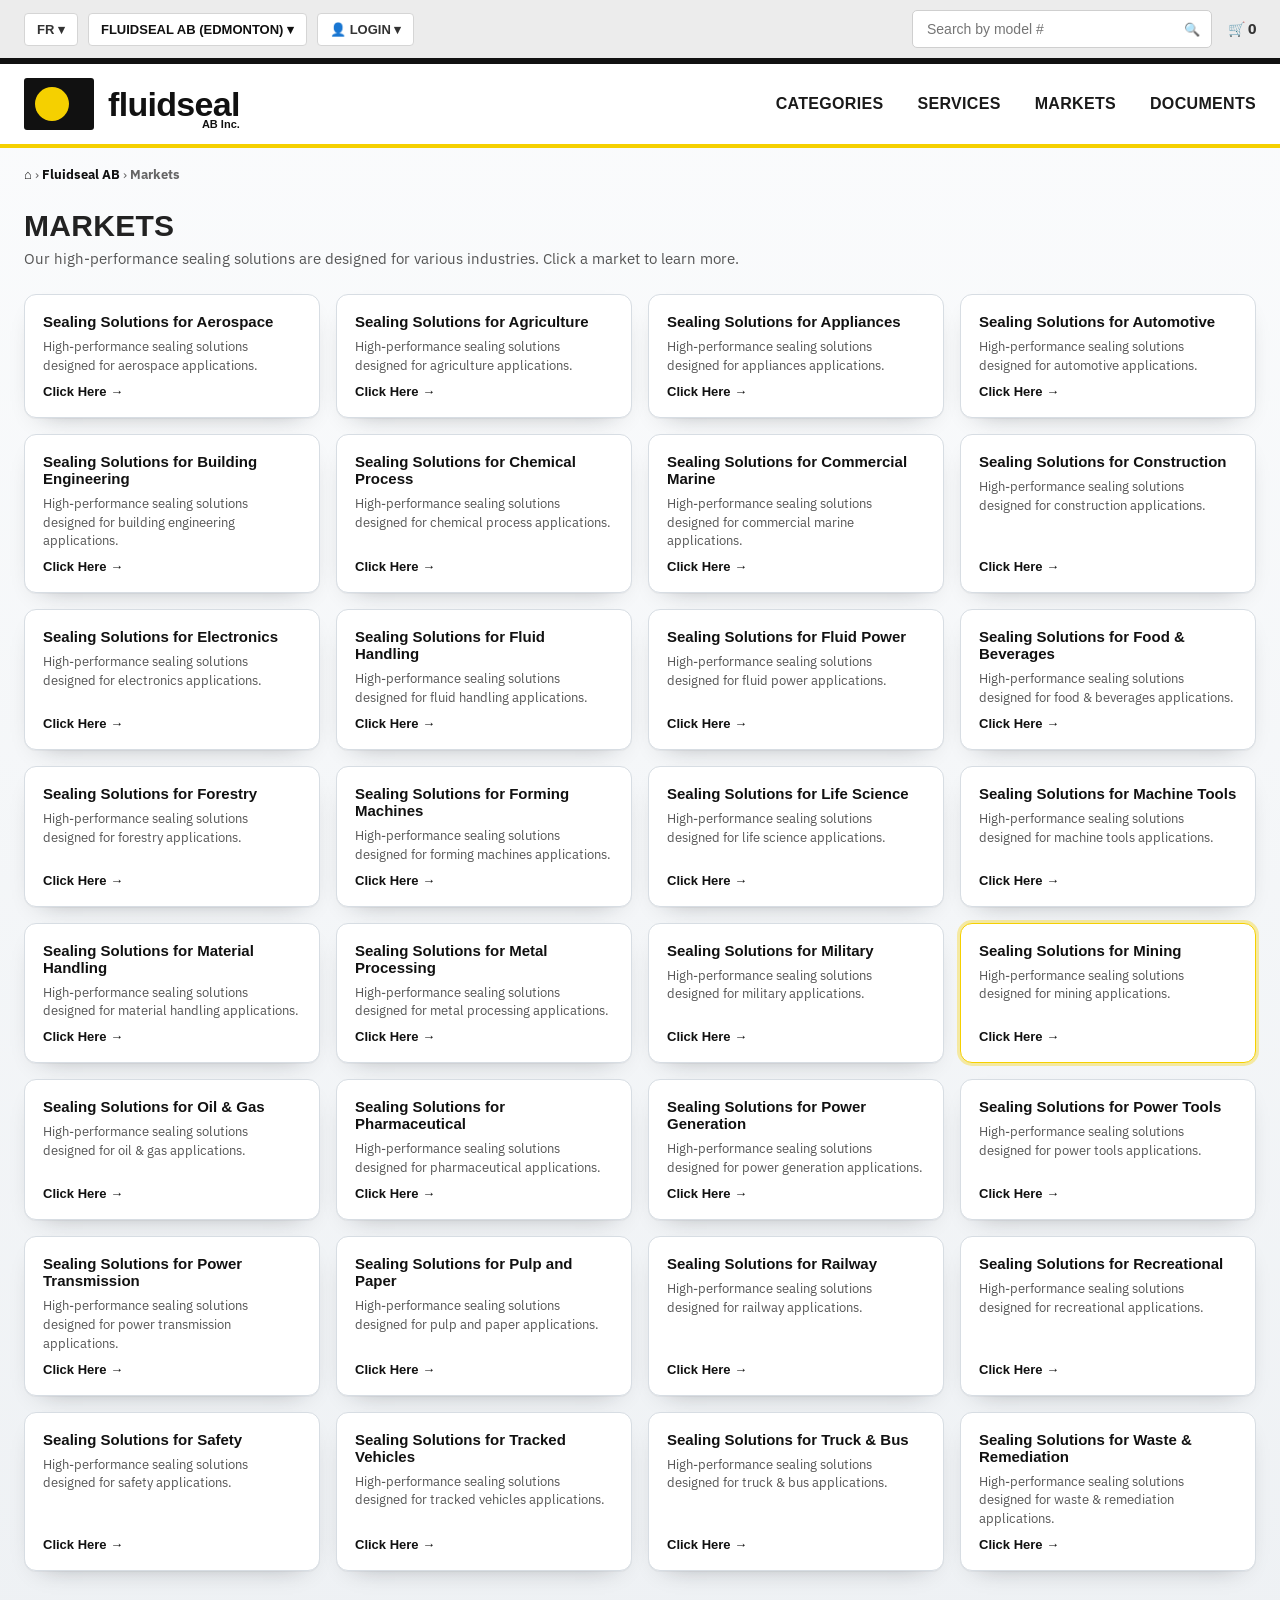
<file: markets.html>
<!DOCTYPE html>
<html lang="en">
<head>
<meta charset="UTF-8">
<meta name="viewport" content="width=device-width, initial-scale=1">
<title>Markets — Fluidseal AB</title>
<link rel="preconnect" href="https://fonts.googleapis.com">
<link rel="preconnect" href="https://fonts.gstatic.com" crossorigin>
<link href="https://fonts.googleapis.com/css2?family=Archivo:wght@500;600;700;800&family=Saira+Condensed:wght@600;700&family=IBM+Plex+Sans:wght@400;500&display=swap" rel="stylesheet">
<link rel="stylesheet" href="styles.css">
</head>
<body>
<!-- ===== FLUIDSEAL LIVE HEADER ===== -->
<div class="fs-topbar">
  <div class="fs-topbar-inner">
    <div class="fs-topbar-left">
      <span class="fs-pill">FR ▾</span>
      <span class="fs-pill fs-pill-strong">FLUIDSEAL AB (EDMONTON) ▾</span>
      <span class="fs-pill">👤 LOGIN ▾</span>
    </div>
    <div class="fs-topbar-right">
      <div class="fs-search"><input placeholder="Search by model #"><span class="fs-search-ico">🔍</span></div>
      <span class="fs-cart">🛒 <b>0</b></span>
    </div>
  </div>
</div>
<div class="fs-blackbar"></div>
<header class="fs-header">
  <div class="fs-header-inner">
    <a class="fs-logo" href="https://www.sealsonline.com/en/flabed">
      <span class="fs-logo-mark"></span>
      <span class="fs-logo-word">fluidseal<span class="fs-logo-sub">AB Inc.</span></span>
    </a>
    <nav class="fs-nav">
      <a href="index.html">CATEGORIES</a>
      <a href="https://www.sealsonline.com/en/flabed/services">SERVICES</a>
      <a href="markets.html">MARKETS</a>
      <a href="https://www.sealsonline.com/en/flabed/documents">DOCUMENTS</a>
    </nav>
  </div>
</header>
<div class="fs-yellowbar"></div>
<!-- ===== END HEADER ===== -->
  <div class="mk-crumb"><a href="index.html">⌂</a> › <a href="index.html">Fluidseal AB</a> › <b>Markets</b></div>
  <div class="mk-hero">
    <div class="mk-title">MARKETS</div>
    <div class="mk-sub">Our high-performance sealing solutions are designed for various industries. Click a market to learn more.</div>
  </div>
  <div class="mk-grid">
        <a class="mk-card" href="https://www.sealsonline.com/en/flabed/markets/aerospace"><h3>Sealing Solutions for Aerospace</h3><p>High-performance sealing solutions designed for aerospace applications.</p><span class="go">Click Here →</span></a>
        <a class="mk-card" href="https://www.sealsonline.com/en/flabed/markets/agriculture"><h3>Sealing Solutions for Agriculture</h3><p>High-performance sealing solutions designed for agriculture applications.</p><span class="go">Click Here →</span></a>
        <a class="mk-card" href="https://www.sealsonline.com/en/flabed/markets/appliances"><h3>Sealing Solutions for Appliances</h3><p>High-performance sealing solutions designed for appliances applications.</p><span class="go">Click Here →</span></a>
        <a class="mk-card" href="https://www.sealsonline.com/en/flabed/markets/automotive"><h3>Sealing Solutions for Automotive</h3><p>High-performance sealing solutions designed for automotive applications.</p><span class="go">Click Here →</span></a>
        <a class="mk-card" href="https://www.sealsonline.com/en/flabed/markets/building-engineering"><h3>Sealing Solutions for Building Engineering</h3><p>High-performance sealing solutions designed for building engineering applications.</p><span class="go">Click Here →</span></a>
        <a class="mk-card" href="https://www.sealsonline.com/en/flabed/markets/chemical-process"><h3>Sealing Solutions for Chemical Process</h3><p>High-performance sealing solutions designed for chemical process applications.</p><span class="go">Click Here →</span></a>
        <a class="mk-card" href="https://www.sealsonline.com/en/flabed/markets/commercial-marine"><h3>Sealing Solutions for Commercial Marine</h3><p>High-performance sealing solutions designed for commercial marine applications.</p><span class="go">Click Here →</span></a>
        <a class="mk-card" href="https://www.sealsonline.com/en/flabed/markets/construction"><h3>Sealing Solutions for Construction</h3><p>High-performance sealing solutions designed for construction applications.</p><span class="go">Click Here →</span></a>
        <a class="mk-card" href="https://www.sealsonline.com/en/flabed/markets/electronics"><h3>Sealing Solutions for Electronics</h3><p>High-performance sealing solutions designed for electronics applications.</p><span class="go">Click Here →</span></a>
        <a class="mk-card" href="https://www.sealsonline.com/en/flabed/markets/fluid-handling"><h3>Sealing Solutions for Fluid Handling</h3><p>High-performance sealing solutions designed for fluid handling applications.</p><span class="go">Click Here →</span></a>
        <a class="mk-card" href="https://www.sealsonline.com/en/flabed/markets/fluid-power"><h3>Sealing Solutions for Fluid Power</h3><p>High-performance sealing solutions designed for fluid power applications.</p><span class="go">Click Here →</span></a>
        <a class="mk-card" href="https://www.sealsonline.com/en/flabed/markets/food-beverages"><h3>Sealing Solutions for Food & Beverages</h3><p>High-performance sealing solutions designed for food & beverages applications.</p><span class="go">Click Here →</span></a>
        <a class="mk-card" href="https://www.sealsonline.com/en/flabed/markets/forestry"><h3>Sealing Solutions for Forestry</h3><p>High-performance sealing solutions designed for forestry applications.</p><span class="go">Click Here →</span></a>
        <a class="mk-card" href="https://www.sealsonline.com/en/flabed/markets/forming-machines"><h3>Sealing Solutions for Forming Machines</h3><p>High-performance sealing solutions designed for forming machines applications.</p><span class="go">Click Here →</span></a>
        <a class="mk-card" href="https://www.sealsonline.com/en/flabed/markets/life-science"><h3>Sealing Solutions for Life Science</h3><p>High-performance sealing solutions designed for life science applications.</p><span class="go">Click Here →</span></a>
        <a class="mk-card" href="https://www.sealsonline.com/en/flabed/markets/machine-tools"><h3>Sealing Solutions for Machine Tools</h3><p>High-performance sealing solutions designed for machine tools applications.</p><span class="go">Click Here →</span></a>
        <a class="mk-card" href="https://www.sealsonline.com/en/flabed/markets/material-handling"><h3>Sealing Solutions for Material Handling</h3><p>High-performance sealing solutions designed for material handling applications.</p><span class="go">Click Here →</span></a>
        <a class="mk-card" href="https://www.sealsonline.com/en/flabed/markets/metal-processing"><h3>Sealing Solutions for Metal Processing</h3><p>High-performance sealing solutions designed for metal processing applications.</p><span class="go">Click Here →</span></a>
        <a class="mk-card" href="https://www.sealsonline.com/en/flabed/markets/military"><h3>Sealing Solutions for Military</h3><p>High-performance sealing solutions designed for military applications.</p><span class="go">Click Here →</span></a>
        <a class="mk-card active" href="markets/mining.html"><h3>Sealing Solutions for Mining</h3><p>High-performance sealing solutions designed for mining applications.</p><span class="go">Click Here →</span></a>
        <a class="mk-card" href="https://www.sealsonline.com/en/flabed/markets/oil-gas"><h3>Sealing Solutions for Oil & Gas</h3><p>High-performance sealing solutions designed for oil & gas applications.</p><span class="go">Click Here →</span></a>
        <a class="mk-card" href="https://www.sealsonline.com/en/flabed/markets/pharmaceutical"><h3>Sealing Solutions for Pharmaceutical</h3><p>High-performance sealing solutions designed for pharmaceutical applications.</p><span class="go">Click Here →</span></a>
        <a class="mk-card" href="https://www.sealsonline.com/en/flabed/markets/power-generation"><h3>Sealing Solutions for Power Generation</h3><p>High-performance sealing solutions designed for power generation applications.</p><span class="go">Click Here →</span></a>
        <a class="mk-card" href="https://www.sealsonline.com/en/flabed/markets/power-tools"><h3>Sealing Solutions for Power Tools</h3><p>High-performance sealing solutions designed for power tools applications.</p><span class="go">Click Here →</span></a>
        <a class="mk-card" href="https://www.sealsonline.com/en/flabed/markets/power-transmission"><h3>Sealing Solutions for Power Transmission</h3><p>High-performance sealing solutions designed for power transmission applications.</p><span class="go">Click Here →</span></a>
        <a class="mk-card" href="https://www.sealsonline.com/en/flabed/markets/pulp-paper"><h3>Sealing Solutions for Pulp and Paper</h3><p>High-performance sealing solutions designed for pulp and paper applications.</p><span class="go">Click Here →</span></a>
        <a class="mk-card" href="https://www.sealsonline.com/en/flabed/markets/railway"><h3>Sealing Solutions for Railway</h3><p>High-performance sealing solutions designed for railway applications.</p><span class="go">Click Here →</span></a>
        <a class="mk-card" href="https://www.sealsonline.com/en/flabed/markets/recreational"><h3>Sealing Solutions for Recreational</h3><p>High-performance sealing solutions designed for recreational applications.</p><span class="go">Click Here →</span></a>
        <a class="mk-card" href="https://www.sealsonline.com/en/flabed/markets/safety"><h3>Sealing Solutions for Safety</h3><p>High-performance sealing solutions designed for safety applications.</p><span class="go">Click Here →</span></a>
        <a class="mk-card" href="https://www.sealsonline.com/en/flabed/markets/tracked-vehicles"><h3>Sealing Solutions for Tracked Vehicles</h3><p>High-performance sealing solutions designed for tracked vehicles applications.</p><span class="go">Click Here →</span></a>
        <a class="mk-card" href="https://www.sealsonline.com/en/flabed/markets/truck-bus"><h3>Sealing Solutions for Truck & Bus</h3><p>High-performance sealing solutions designed for truck & bus applications.</p><span class="go">Click Here →</span></a>
        <a class="mk-card" href="https://www.sealsonline.com/en/flabed/markets/waste-remediation"><h3>Sealing Solutions for Waste & Remediation</h3><p>High-performance sealing solutions designed for waste & remediation applications.</p><span class="go">Click Here →</span></a>
  </div>
</body>
</html>
</file>
<file: styles.css>
:root{
    --ink:#11161c; --steel:#1f2a36; --slate:#3a4a5a;
    --line:#d7dde3; --paper:#f4f6f8; --white:#fff;
    --accent:#e7411f; --accent-dark:#c5330f; --amber:#f0a000;
    --inch:#1f6f8b; --metric:#7a3d8f; --oring:#1f8b5f;
    --shadow:0 1px 0 rgba(17,22,28,.04), 0 10px 26px -18px rgba(17,22,28,.45);
    --radius:12px;
  }
  *{box-sizing:border-box;margin:0;padding:0}
  body{
    font-family:'IBM Plex Sans',sans-serif;color:var(--ink);
    background:radial-gradient(1200px 500px at 80% -10%,rgba(231,65,31,.06),transparent 60%),linear-gradient(180deg,#fbfcfd,#eef1f4);
    min-height:100vh;-webkit-font-smoothing:antialiased;
  }
  .wrap{max-width:1200px;margin:0 auto;padding:60px 28px 90px}
  .eyebrow{display:inline-flex;align-items:center;gap:9px;font-family:'Saira Condensed',sans-serif;font-weight:700;letter-spacing:.22em;text-transform:uppercase;font-size:13px;color:var(--accent-dark);padding:7px 14px;border:1px solid rgba(231,65,31,.3);border-radius:100px;background:rgba(231,65,31,.05)}
  .eyebrow .dot{width:7px;height:7px;border-radius:50%;background:var(--accent);box-shadow:0 0 0 4px rgba(231,65,31,.18)}
  .head{display:flex;justify-content:space-between;align-items:flex-end;gap:30px;flex-wrap:wrap;margin:22px 0 14px;padding-bottom:24px;border-bottom:2px solid var(--ink)}
  h1{font-family:'Archivo',sans-serif;font-weight:800;font-size:clamp(34px,5vw,54px);line-height:.98;letter-spacing:-.02em}
  h1 span{color:var(--accent)}
  .sub{max-width:440px;color:var(--slate);font-size:15px;line-height:1.55}
  .flag{display:inline-flex;align-items:center;gap:8px;font-size:12px;color:#7a868f;margin:18px 0 36px}
  .flag .pill{width:18px;height:3px;border-radius:3px;background:var(--amber)}
  .band{margin-bottom:44px}
  .band-head{display:flex;align-items:center;gap:14px;margin-bottom:18px}
  .band-tag{font-family:'Saira Condensed',sans-serif;font-weight:700;font-size:13px;letter-spacing:.14em;text-transform:uppercase;color:#fff;padding:6px 13px;border-radius:7px;white-space:nowrap}
  .band-tag.top{background:var(--ink)}
  .band-tag.inch{background:var(--inch)}
  .band-tag.metric{background:var(--metric)}
  .band-tag.oring{background:var(--oring)}
  .band-tag.quote{background:var(--amber)}
  .band-tag.mfr{background:var(--steel)}
  .mfr-bottom{margin-top:12px;display:flex;justify-content:center;gap:12px}
  .mfr-bottom .card{flex:0 0 calc((100% - 36px) / 4)}
  @media(max-width:980px){.mfr-bottom .card{flex:0 0 calc((100% - 24px) / 3)}}
  @media(max-width:680px){.mfr-bottom .card{flex:0 0 calc((100% - 12px) / 2)}}
  @media(max-width:420px){.mfr-bottom .card{flex:0 0 100%}}
  .band-title{font-family:'Archivo',sans-serif;font-weight:700;font-size:21px;letter-spacing:-.01em}
  .band-meta{font-family:'Saira Condensed',sans-serif;font-weight:700;font-size:13px;color:var(--slate);margin-left:auto;white-space:nowrap}
  .band-rule{flex:1;height:1px;background:var(--line)}
  .band-count{display:inline-flex;align-items:center;justify-content:center;min-width:26px;height:24px;padding:0 9px;border-radius:100px;background:var(--ink);color:#fff;font-family:'Saira Condensed',sans-serif;font-weight:700;font-size:13px;letter-spacing:.02em}
  .grid{display:grid;grid-template-columns:repeat(4,1fr);gap:12px}
  @media(max-width:980px){.grid{grid-template-columns:repeat(3,1fr)}}
  @media(max-width:680px){.grid{grid-template-columns:repeat(2,1fr)}}
  @media(max-width:420px){.grid{grid-template-columns:1fr}}

  .card{position:relative;display:flex;align-items:center;gap:16px;min-height:118px;padding:14px 16px;background:var(--white);border:1px solid var(--line);border-radius:var(--radius);box-shadow:var(--shadow);text-decoration:none;color:inherit;overflow:hidden;transition:transform .26s cubic-bezier(.2,.8,.2,1),box-shadow .26s,border-color .26s}
  .card::before{content:"";position:absolute;left:0;top:0;bottom:0;width:3px;transform:scaleY(0);transform-origin:top;transition:transform .28s;z-index:2}
  .card.top::before{background:linear-gradient(180deg,var(--accent),var(--amber))}
  .card.inch::before{background:var(--inch)}
  .card.metric::before{background:var(--metric)}
  .card.oring::before{background:var(--oring)}
  .card.quote::before{background:linear-gradient(180deg,var(--amber),var(--accent))}
  .card:hover{transform:translateY(-4px);border-color:var(--steel);box-shadow:0 20px 36px -20px rgba(17,22,28,.5)}
  .card:hover::before{transform:scaleY(1)}

  .thumb{flex:0 0 90px;width:90px;height:90px;border-radius:10px;border:1px solid var(--line);background:var(--paper) center/cover no-repeat;display:flex;align-items:center;justify-content:center;overflow:hidden;position:relative}
  .thumb img{width:100%;height:100%;object-fit:cover;display:block}
  .thumb .mono{font-family:'Archivo',sans-serif;font-weight:800;font-size:28px;color:#aeb8c0;letter-spacing:-.02em}
  .card.inch .thumb{border-color:rgba(31,111,139,.35)}
  .card.metric .thumb{border-color:rgba(122,61,143,.35)}
  .card.oring .thumb{border-color:rgba(31,139,95,.35)}
  .card.quote .thumb{border-color:rgba(240,160,0,.4)}
  .card.mfr .thumb{background:#fff}
  .card.mfr .thumb img{object-fit:contain;padding:6px}
  .card.mfr .thumb img[src^="data:image/png"]{padding:3px}
  .card.mfr::before{background:linear-gradient(180deg,var(--steel),var(--slate))}
  .card.mfr .thumb{border-color:var(--line)}

  .card .body{display:flex;flex-direction:column;gap:10px;flex:1;min-width:0}
  .card .name{font-family:'Archivo',sans-serif;font-weight:700;font-size:17px;line-height:1.16;letter-spacing:-.01em}
  .card .cnt{align-self:flex-start;font-family:'Saira Condensed',sans-serif;font-weight:700;font-size:12px;letter-spacing:.04em;color:var(--slate);background:var(--paper);border:1px solid var(--line);padding:3px 10px;border-radius:6px}

  .std{display:inline-flex;align-items:center;gap:5px;align-self:flex-start;font-family:'Saira Condensed',sans-serif;font-weight:700;font-size:10.5px;letter-spacing:.12em;text-transform:uppercase;color:#fff;padding:2px 8px;border-radius:5px}
  .std.inch{background:var(--inch)}
  .std.metric{background:var(--metric)}
  .std.bearing{background:var(--steel)}

  .group{grid-column:span 2;}
  .group:has(.pair-multi){grid-column:1 / -1;background:var(--white);border:1px solid var(--line);border-radius:var(--radius);box-shadow:var(--shadow);padding:15px 16px;display:flex;flex-direction:column;gap:12px}
  .pair-multi{grid-template-columns:repeat(4,1fr)!important}
  @media(max-width:980px){.pair-multi{grid-template-columns:repeat(2,1fr)!important}}
  @media(max-width:480px){.pair-multi{grid-template-columns:1fr!important}}
  @media(max-width:420px){.group{grid-column:span 1}}
  .group>.gname{font-family:'Archivo',sans-serif;font-weight:700;font-size:16px;letter-spacing:-.01em;display:flex;align-items:center;gap:9px}
  .group>.gname .tagdot{width:8px;height:8px;border-radius:50%;background:var(--steel)}
  .group .pair{display:grid;grid-template-columns:1fr 1fr;gap:10px}
  @media(max-width:420px){.group .pair{grid-template-columns:1fr}}
  .sub-link{position:relative;display:flex;align-items:center;gap:14px;padding:12px;border:1px solid var(--line);border-radius:10px;background:var(--white);box-shadow:var(--shadow);text-decoration:none;color:inherit;transition:transform .22s,box-shadow .22s,border-color .22s}
  .sub-link:hover{transform:translateY(-3px);border-color:var(--steel);box-shadow:0 16px 30px -18px rgba(17,22,28,.5)}
  .sub-link .thumb{flex:0 0 90px;width:90px;height:90px;border-radius:10px}
  .sub-link .thumb .mono{font-size:28px}
  .sub-link .body{display:flex;flex-direction:column;gap:8px;flex:1;min-width:0}
  .sub-link .cnt{align-self:flex-start;font-family:'Saira Condensed',sans-serif;font-weight:700;font-size:11.5px;color:var(--slate);background:#fff;border:1px solid var(--line);padding:3px 9px;border-radius:6px}

  .fs-topbar{background:#ececec;border-bottom:0}
  .fs-topbar-inner{max-width:1400px;margin:0 auto;display:flex;align-items:center;justify-content:space-between;padding:10px 24px;gap:16px}
  .fs-topbar-left{display:flex;align-items:center;gap:10px;flex-wrap:wrap}
  .fs-pill{font-family:Arial,sans-serif;font-size:13px;font-weight:700;color:#333;background:#fff;border:1px solid #d5d5d5;border-radius:4px;padding:8px 12px;white-space:nowrap}
  .fs-pill-strong{color:#111}
  .fs-topbar-right{display:flex;align-items:center;gap:16px}
  .fs-search{position:relative;display:flex;align-items:center}
  .fs-search input{width:300px;max-width:40vw;border:1px solid #cfcfcf;border-radius:5px;padding:10px 36px 10px 14px;font-size:14px;background:#fff}
  .fs-search-ico{position:absolute;right:12px;color:#999;font-size:13px}
  .fs-cart{font-size:14px;color:#333;white-space:nowrap}
  .fs-blackbar{height:6px;background:#111}
  .fs-header{background:#fff}
  .fs-header-inner{max-width:1400px;margin:0 auto;display:flex;align-items:center;justify-content:space-between;padding:14px 24px}
  .fs-logo{display:flex;align-items:center;gap:14px;text-decoration:none}
  .fs-logo-mark{width:70px;height:52px;background:#111;border-radius:3px;position:relative;flex:0 0 auto}
  .fs-logo-mark::after{content:"";position:absolute;left:11px;top:9px;width:34px;height:34px;border-radius:50%;background:#F5D000}
  .fs-logo-word{font-family:Arial,Helvetica,sans-serif;font-weight:800;font-size:34px;letter-spacing:-.02em;color:#111;line-height:.9;position:relative}
  .fs-logo-sub{position:absolute;right:0;bottom:-11px;font-size:11px;font-weight:700;letter-spacing:0}
  .fs-nav{display:flex;gap:34px}
  .fs-nav a{font-family:Arial,sans-serif;font-weight:700;font-size:16px;letter-spacing:.02em;color:#1a1a1a;text-decoration:none}
  .fs-nav a:hover{color:#000}
  .fs-yellowbar{height:4px;background:#F5D000}
  @media(max-width:820px){.fs-nav{gap:16px}.fs-nav a{font-size:13px}.fs-search input{width:160px}.fs-logo-word{font-size:26px}}

  .fs-advnav{background:#efefef}
  .fs-advnav-inner{max-width:1400px;margin:0 auto;padding:18px 24px}
  .fs-advnav-title{font-family:Arial,sans-serif;font-weight:700;font-size:24px;color:#222;margin-bottom:14px}
  .fs-advnav-controls{display:flex;justify-content:space-between;gap:30px;flex-wrap:wrap;align-items:flex-end}
  .fs-advnav-fields{display:flex;gap:24px;flex-wrap:wrap}
  .fs-field label{display:block;font-family:Arial,sans-serif;font-size:13px;color:#444;margin-bottom:6px}
  .fs-field-row{display:flex;align-items:center;gap:6px}
  .fs-field-row input{width:64px;border:1px solid #cfcfcf;border-radius:5px;padding:9px 8px;font-size:13px;background:#fff}
  .fs-field-row span{font-size:13px;color:#666}
  .fs-field-row select{border:1px solid #cfcfcf;border-radius:5px;padding:9px 8px;font-size:13px;background:#fff}
  .fs-advnav-right{display:flex;flex-direction:column;gap:14px;align-items:flex-end}
  .fs-advnav-toprow{display:flex;gap:14px;align-items:center}
  .fs-catselect{border:1px solid #cfcfcf;border-radius:5px;padding:10px 30px 10px 12px;font-size:14px;background:#fff;min-width:190px}
  .fs-unit{display:flex;border:1px solid #d5d5d5;border-radius:5px;overflow:hidden}
  .fs-unit-opt{padding:9px 20px;font-family:Arial,sans-serif;font-weight:700;font-size:14px;color:#555;background:#fff;cursor:pointer}
  .fs-unit-opt.active{background:#F5D000;color:#111}
  .fs-searchbtn{background:#F5D000;border:0;border-radius:5px;padding:12px 60px;font-family:Arial,sans-serif;font-weight:700;font-size:15px;color:#111;letter-spacing:.03em;cursor:pointer}
  .fs-breadcrumb{background:#fff}
  .fs-breadcrumb-inner{max-width:1400px;margin:0 auto;padding:22px 24px 4px}
  .fs-breadcrumb .fs-home,.fs-breadcrumb .fs-crumb-sep,.fs-breadcrumb .fs-crumb-active{display:inline-flex;align-items:center}
  .fs-breadcrumb .fs-home{background:#eee;border:1px solid #e0e0e0;border-radius:6px;padding:6px 10px;color:#666;margin-right:8px}
  .fs-crumb-sep{color:#bbb;margin:0 10px;font-size:18px}
  .fs-crumb-active{font-family:Arial,sans-serif;font-weight:700;color:#222;background:#f3f3f3;border:1px solid #e5e5e5;border-radius:6px;padding:6px 14px}
  @media(max-width:820px){.fs-advnav-controls{flex-direction:column;align-items:stretch}.fs-advnav-right{align-items:stretch}.fs-searchbtn{padding:12px}}

  .mk-hero{max-width:1400px;margin:0 auto;padding:26px 24px 8px}
  .mk-title{font-family:Arial,sans-serif;font-weight:700;font-size:30px;color:#222;letter-spacing:.01em}
  .mk-sub{color:#555;font-size:15px;margin-top:6px}
  .mk-grid{max-width:1400px;margin:0 auto;padding:18px 24px 60px;display:grid;grid-template-columns:repeat(4,1fr);gap:16px}
  @media(max-width:1100px){.mk-grid{grid-template-columns:repeat(3,1fr)}}
  @media(max-width:760px){.mk-grid{grid-template-columns:repeat(2,1fr)}}
  @media(max-width:460px){.mk-grid{grid-template-columns:1fr}}
  .mk-card{display:flex;flex-direction:column;gap:8px;padding:18px;background:#fff;border:1px solid var(--line);border-radius:12px;box-shadow:var(--shadow);text-decoration:none;color:inherit;transition:transform .22s,box-shadow .22s,border-color .22s}
  .mk-card:hover{transform:translateY(-3px);border-color:var(--steel);box-shadow:0 18px 32px -20px rgba(17,22,28,.5)}
  .mk-card h3{font-family:Arial,sans-serif;font-weight:700;font-size:15px;color:#111}
  .mk-card p{font-size:13px;color:#555;line-height:1.45}
  .mk-card .go{margin-top:auto;font-family:Arial,sans-serif;font-weight:700;font-size:13px;color:#111}
  .mk-card.active{border-color:#F5D000;box-shadow:0 0 0 3px rgba(245,208,0,.35)}
  .mk-heroimg{max-width:1400px;margin:14px auto 0;padding:0 24px}
  .mk-heroimg img{width:100%;max-height:340px;object-fit:cover;border-radius:12px;display:block}
  .mk-body{max-width:1400px;margin:0 auto;padding:18px 24px 40px}
  .mk-intro{font-size:15.5px;line-height:1.6;color:#333;max-width:900px}
  .mk-back{display:inline-block;margin:14px 24px 0;font-family:Arial,sans-serif;font-weight:700;font-size:13px;color:#111;text-decoration:none}
  .mk-crumb{max-width:1400px;margin:0 auto;padding:18px 24px 0;font-size:13px;color:#666}
  .mk-crumb a{color:#111;font-weight:700;text-decoration:none}
  .oem{display:flex;align-items:center;gap:14px;padding:14px 16px;background:#fff;border:1px solid var(--line);border-radius:12px;box-shadow:var(--shadow);text-decoration:none;color:inherit;transition:transform .22s,border-color .22s}
  .oem:hover{transform:translateY(-3px);border-color:var(--steel)}
  .oem .mark{flex:0 0 64px;width:64px;height:64px;border-radius:10px;background:#111;display:flex;align-items:center;justify-content:center;font-family:'Archivo',sans-serif;font-weight:800;color:#F5D000;font-size:20px;letter-spacing:.02em}
  .oem .nm{font-family:'Archivo',sans-serif;font-weight:700;font-size:16px}
  .oem .meta{font-size:12px;color:#666}
  .eq{display:flex;flex-direction:column;gap:10px;padding:16px;background:#fff;border:1px solid var(--line);border-radius:12px;box-shadow:var(--shadow)}
  .eq .eq-oem{align-self:flex-start;font-family:'Saira Condensed',sans-serif;font-weight:700;font-size:10.5px;letter-spacing:.12em;text-transform:uppercase;color:#fff;background:#111;padding:2px 8px;border-radius:5px}
  .eq .eq-name{font-family:'Archivo',sans-serif;font-weight:700;font-size:16px;line-height:1.15}
  .eq .eq-type{font-size:12.5px;color:#666}
  .eq .eq-parts{display:flex;flex-wrap:wrap;gap:6px;margin-top:4px}
  .eq .eq-parts span{font-family:'Saira Condensed',sans-serif;font-weight:700;font-size:11px;letter-spacing:.04em;color:var(--slate);background:var(--paper);border:1px solid var(--line);padding:3px 8px;border-radius:6px}
  .eq .eq-form{margin-top:auto;font-family:Arial,sans-serif;font-weight:700;font-size:12.5px;color:#111;text-decoration:none}
  .eq .eq-form:hover{text-decoration:underline}
  .prof{display:flex;flex-wrap:wrap;gap:8px}
  .prof a{font-family:'Saira Condensed',sans-serif;font-weight:700;font-size:12px;letter-spacing:.04em;color:#111;background:#fff;border:1px solid var(--line);padding:6px 11px;border-radius:8px;text-decoration:none;box-shadow:var(--shadow)}
  .prof a:hover{border-color:#F5D000;box-shadow:0 0 0 3px rgba(245,208,0,.3)}
</file>
